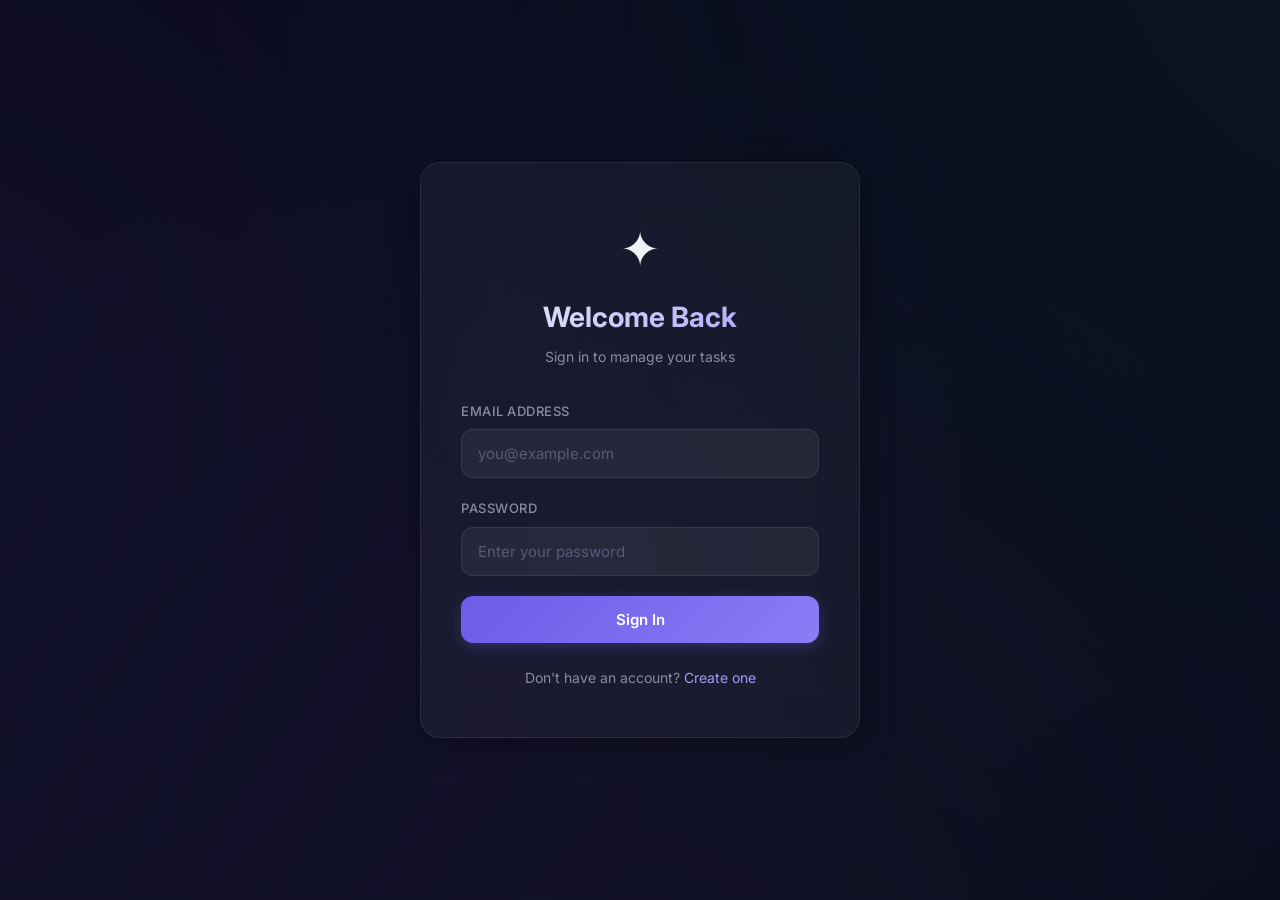
<file: task managemnt/frontend/index.html>
<!DOCTYPE html>
<html lang="en">
<head>
    <meta charset="UTF-8">
    <meta name="viewport" content="width=device-width, initial-scale=1.0">
    <meta name="description" content="Task Manager - Log in to manage your tasks efficiently">
    <title>Task Manager — Login</title>
    <link rel="stylesheet" href="css/style.css">
</head>
<body>
    <div class="auth-container">
        <div class="auth-card">
            <div class="logo">
                <span class="logo-icon">✦</span>
            </div>
            <h1>Welcome Back</h1>
            <p class="subtitle">Sign in to manage your tasks</p>

            <!-- Alert for error/success messages -->
            <div id="alert" class="alert"></div>

            <form id="loginForm">
                <div class="form-group">
                    <label for="email">Email Address</label>
                    <input type="email" id="email" placeholder="you@example.com" required autocomplete="email">
                </div>
                <div class="form-group">
                    <label for="password">Password</label>
                    <input type="password" id="password" placeholder="Enter your password" required autocomplete="current-password">
                </div>
                <button type="submit" class="btn btn-primary" id="loginBtn">
                    Sign In
                </button>
            </form>

            <div class="auth-footer">
                Don't have an account? <a href="register.html">Create one</a>
            </div>
        </div>
    </div>
    <script src="js/auth.js"></script>
</body>
</html>
</file>
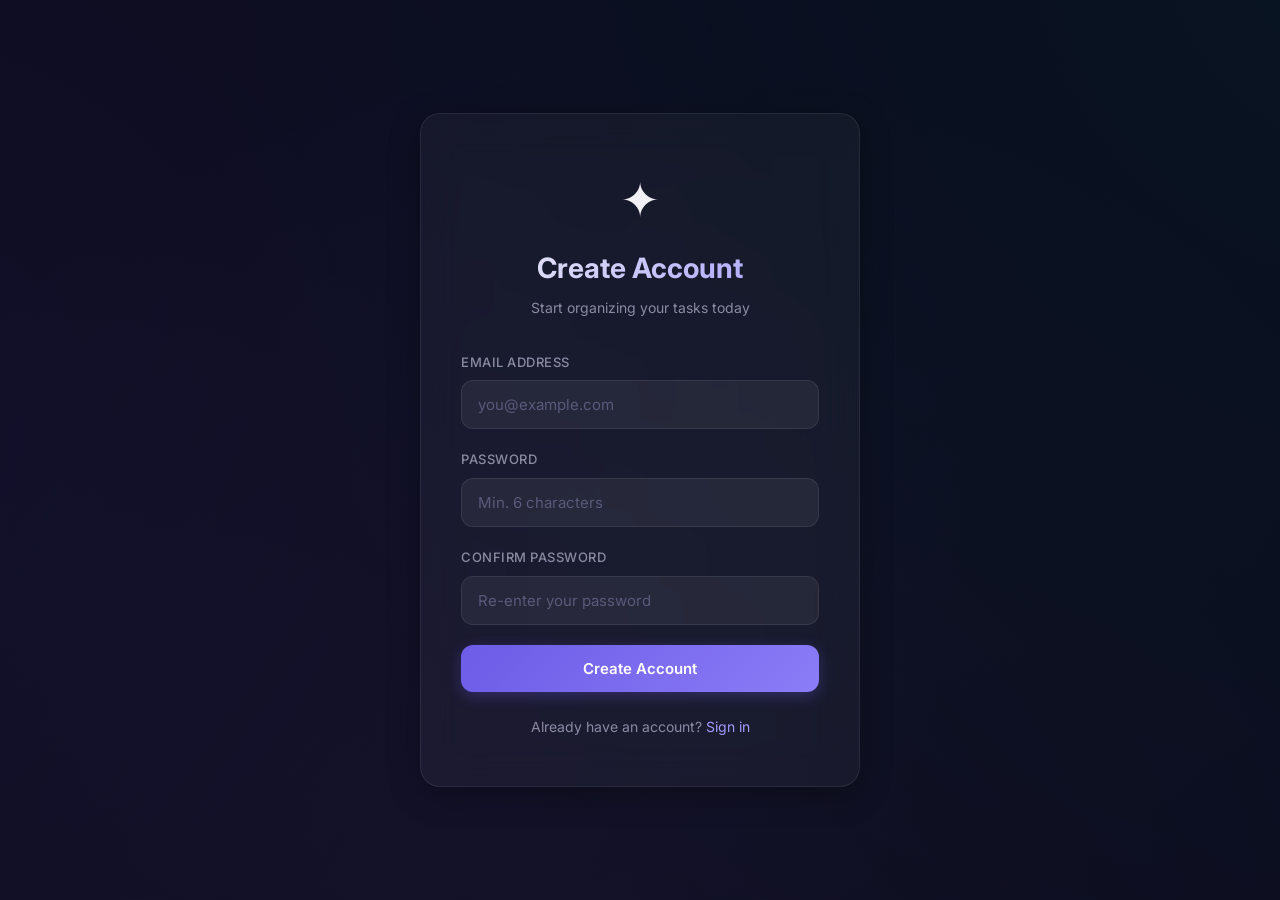
<file: task managemnt/frontend/register.html>
<!DOCTYPE html>
<html lang="en">
<head>
    <meta charset="UTF-8">
    <meta name="viewport" content="width=device-width, initial-scale=1.0">
    <meta name="description" content="Task Manager - Create your account to start managing tasks">
    <title>Task Manager — Register</title>
    <link rel="stylesheet" href="css/style.css">
</head>
<body>
    <div class="auth-container">
        <div class="auth-card">
            <div class="logo">
                <span class="logo-icon">✦</span>
            </div>
            <h1>Create Account</h1>
            <p class="subtitle">Start organizing your tasks today</p>

            <div id="alert" class="alert"></div>

            <form id="registerForm">
                <div class="form-group">
                    <label for="email">Email Address</label>
                    <input type="email" id="email" placeholder="you@example.com" required autocomplete="email">
                </div>
                <div class="form-group">
                    <label for="password">Password</label>
                    <input type="password" id="password" placeholder="Min. 6 characters" required minlength="6" autocomplete="new-password">
                </div>
                <div class="form-group">
                    <label for="confirmPassword">Confirm Password</label>
                    <input type="password" id="confirmPassword" placeholder="Re-enter your password" required autocomplete="new-password">
                </div>
                <button type="submit" class="btn btn-primary" id="registerBtn">
                    Create Account
                </button>
            </form>

            <div class="auth-footer">
                Already have an account? <a href="index.html">Sign in</a>
            </div>
        </div>
    </div>
    <script src="js/auth.js"></script>
</body>
</html>
</file>
<file: task managemnt/frontend/css/style.css>
/* ═══════════════════════════════════════════════════════
   Task Manager - Premium Dark Theme with Glassmorphism
   ═══════════════════════════════════════════════════════ */

@import url('https://fonts.googleapis.com/css2?family=Inter:wght@300;400;500;600;700;800&display=swap');

/* ── CSS Variables ─────────────────────────────────── */
:root {
    --bg-primary: #0a0a1a;
    --bg-secondary: #12122a;
    --bg-card: rgba(255, 255, 255, 0.04);
    --bg-card-hover: rgba(255, 255, 255, 0.07);
    --bg-input: rgba(255, 255, 255, 0.06);
    --border-color: rgba(255, 255, 255, 0.08);
    --border-focus: rgba(108, 92, 231, 0.5);
    --text-primary: #f0f0f5;
    --text-secondary: #8b8ba3;
    --text-muted: #5a5a7a;
    --accent: #6c5ce7;
    --accent-light: #a29bfe;
    --accent-glow: rgba(108, 92, 231, 0.3);
    --success: #00cec9;
    --success-bg: rgba(0, 206, 201, 0.1);
    --danger: #ff6b6b;
    --danger-bg: rgba(255, 107, 107, 0.1);
    --warning: #feca57;
    --warning-bg: rgba(254, 202, 87, 0.1);
    --radius: 12px;
    --radius-lg: 20px;
    --shadow: 0 8px 32px rgba(0, 0, 0, 0.3);
    --transition: all 0.3s cubic-bezier(0.4, 0, 0.2, 1);
}

/* ── Reset & Base ──────────────────────────────────── */
*, *::before, *::after { box-sizing: border-box; margin: 0; padding: 0; }

html { scroll-behavior: smooth; }

body {
    font-family: 'Inter', -apple-system, BlinkMacSystemFont, sans-serif;
    background: var(--bg-primary);
    color: var(--text-primary);
    min-height: 100vh;
    line-height: 1.6;
    overflow-x: hidden;
}

/* Animated background gradient */
body::before {
    content: '';
    position: fixed;
    top: -50%;
    left: -50%;
    width: 200%;
    height: 200%;
    background: radial-gradient(circle at 20% 50%, rgba(108, 92, 231, 0.08) 0%, transparent 50%),
                radial-gradient(circle at 80% 20%, rgba(0, 206, 201, 0.06) 0%, transparent 50%),
                radial-gradient(circle at 50% 80%, rgba(162, 155, 254, 0.05) 0%, transparent 50%);
    animation: bgShift 20s ease-in-out infinite;
    z-index: -1;
}

@keyframes bgShift {
    0%, 100% { transform: translate(0, 0) rotate(0deg); }
    33% { transform: translate(2%, -2%) rotate(1deg); }
    66% { transform: translate(-1%, 1%) rotate(-1deg); }
}

a { color: var(--accent-light); text-decoration: none; transition: var(--transition); }
a:hover { color: var(--accent); }

/* ── Auth Pages (Login/Register) ───────────────────── */
.auth-container {
    display: flex;
    align-items: center;
    justify-content: center;
    min-height: 100vh;
    padding: 20px;
}

.auth-card {
    background: var(--bg-card);
    backdrop-filter: blur(20px);
    -webkit-backdrop-filter: blur(20px);
    border: 1px solid var(--border-color);
    border-radius: var(--radius-lg);
    padding: 48px 40px;
    width: 100%;
    max-width: 440px;
    box-shadow: var(--shadow);
    animation: fadeSlideUp 0.6s ease-out;
}

@keyframes fadeSlideUp {
    from { opacity: 0; transform: translateY(30px); }
    to { opacity: 1; transform: translateY(0); }
}

.auth-card .logo {
    text-align: center;
    margin-bottom: 8px;
}

.auth-card .logo-icon {
    font-size: 48px;
    display: block;
    margin-bottom: 8px;
}

.auth-card h1 {
    text-align: center;
    font-size: 28px;
    font-weight: 700;
    margin-bottom: 6px;
    background: linear-gradient(135deg, var(--text-primary), var(--accent-light));
    -webkit-background-clip: text;
    -webkit-text-fill-color: transparent;
    background-clip: text;
}

.auth-card .subtitle {
    text-align: center;
    color: var(--text-secondary);
    font-size: 14px;
    margin-bottom: 32px;
}

/* ── Form Elements ─────────────────────────────────── */
.form-group {
    margin-bottom: 20px;
    position: relative;
}

.form-group label {
    display: block;
    font-size: 13px;
    font-weight: 500;
    color: var(--text-secondary);
    margin-bottom: 8px;
    text-transform: uppercase;
    letter-spacing: 0.5px;
}

.form-group input {
    width: 100%;
    padding: 14px 16px;
    background: var(--bg-input);
    border: 1px solid var(--border-color);
    border-radius: var(--radius);
    color: var(--text-primary);
    font-family: 'Inter', sans-serif;
    font-size: 15px;
    transition: var(--transition);
    outline: none;
}

.form-group input:focus {
    border-color: var(--border-focus);
    background: rgba(108, 92, 231, 0.06);
    box-shadow: 0 0 0 3px var(--accent-glow);
}

.form-group input::placeholder {
    color: var(--text-muted);
}

/* ── Buttons ───────────────────────────────────────── */
.btn {
    display: inline-flex;
    align-items: center;
    justify-content: center;
    gap: 8px;
    padding: 14px 28px;
    border: none;
    border-radius: var(--radius);
    font-family: 'Inter', sans-serif;
    font-size: 15px;
    font-weight: 600;
    cursor: pointer;
    transition: var(--transition);
    outline: none;
    text-decoration: none;
    position: relative;
    overflow: hidden;
}

.btn-primary {
    background: linear-gradient(135deg, var(--accent), #8b7cf7);
    color: white;
    width: 100%;
    box-shadow: 0 4px 15px var(--accent-glow);
}

.btn-primary:hover {
    transform: translateY(-2px);
    box-shadow: 0 6px 25px rgba(108, 92, 231, 0.45);
}

.btn-primary:active {
    transform: translateY(0);
}

.btn-primary:disabled {
    opacity: 0.6;
    cursor: not-allowed;
    transform: none;
}

.btn-sm {
    padding: 8px 16px;
    font-size: 13px;
    border-radius: 8px;
}

.btn-success {
    background: var(--success-bg);
    color: var(--success);
    border: 1px solid rgba(0, 206, 201, 0.2);
}
.btn-success:hover { background: rgba(0, 206, 201, 0.2); }

.btn-danger {
    background: var(--danger-bg);
    color: var(--danger);
    border: 1px solid rgba(255, 107, 107, 0.2);
}
.btn-danger:hover { background: rgba(255, 107, 107, 0.2); }

.btn-ghost {
    background: transparent;
    color: var(--text-secondary);
    border: 1px solid var(--border-color);
}
.btn-ghost:hover { background: var(--bg-card-hover); color: var(--text-primary); }

/* ── Alert Messages ────────────────────────────────── */
.alert {
    padding: 12px 16px;
    border-radius: var(--radius);
    font-size: 14px;
    margin-bottom: 20px;
    display: none;
    animation: fadeIn 0.3s ease-out;
}

.alert.show { display: block; }

.alert-error {
    background: var(--danger-bg);
    color: var(--danger);
    border: 1px solid rgba(255, 107, 107, 0.2);
}

.alert-success {
    background: var(--success-bg);
    color: var(--success);
    border: 1px solid rgba(0, 206, 201, 0.2);
}

@keyframes fadeIn {
    from { opacity: 0; transform: translateY(-8px); }
    to { opacity: 1; transform: translateY(0); }
}

/* ── Auth Footer Link ──────────────────────────────── */
.auth-footer {
    text-align: center;
    margin-top: 24px;
    font-size: 14px;
    color: var(--text-secondary);
}

/* ── Dashboard Layout ──────────────────────────────── */
.dashboard-container {
    max-width: 900px;
    margin: 0 auto;
    padding: 20px;
    min-height: 100vh;
}

/* ── Navbar ────────────────────────────────────────── */
.navbar {
    display: flex;
    align-items: center;
    justify-content: space-between;
    padding: 16px 24px;
    background: var(--bg-card);
    backdrop-filter: blur(20px);
    border: 1px solid var(--border-color);
    border-radius: var(--radius-lg);
    margin-bottom: 28px;
    animation: fadeSlideUp 0.4s ease-out;
}

.navbar-brand {
    display: flex;
    align-items: center;
    gap: 10px;
    font-size: 20px;
    font-weight: 700;
    color: var(--text-primary);
}

.navbar-brand span { font-size: 24px; }

.navbar-user {
    display: flex;
    align-items: center;
    gap: 16px;
}

.user-email {
    font-size: 14px;
    color: var(--text-secondary);
    display: flex;
    align-items: center;
    gap: 6px;
}

.btn-logout {
    padding: 8px 20px;
    background: var(--danger-bg);
    color: var(--danger);
    border: 1px solid rgba(255, 107, 107, 0.2);
    border-radius: 8px;
    font-family: 'Inter', sans-serif;
    font-size: 13px;
    font-weight: 500;
    cursor: pointer;
    transition: var(--transition);
}

.btn-logout:hover {
    background: rgba(255, 107, 107, 0.2);
    transform: translateY(-1px);
}

/* ── Stats Cards ───────────────────────────────────── */
.stats-row {
    display: grid;
    grid-template-columns: repeat(3, 1fr);
    gap: 16px;
    margin-bottom: 28px;
    animation: fadeSlideUp 0.5s ease-out;
}

.stat-card {
    background: var(--bg-card);
    backdrop-filter: blur(20px);
    border: 1px solid var(--border-color);
    border-radius: var(--radius);
    padding: 20px 24px;
    text-align: center;
    transition: var(--transition);
}

.stat-card:hover {
    background: var(--bg-card-hover);
    transform: translateY(-2px);
}

.stat-number {
    font-size: 32px;
    font-weight: 800;
    line-height: 1;
    margin-bottom: 6px;
}

.stat-card:nth-child(1) .stat-number { color: var(--accent-light); }
.stat-card:nth-child(2) .stat-number { color: var(--success); }
.stat-card:nth-child(3) .stat-number { color: var(--warning); }

.stat-label {
    font-size: 12px;
    text-transform: uppercase;
    letter-spacing: 1px;
    color: var(--text-secondary);
    font-weight: 500;
}

/* ── Add Task Section ──────────────────────────────── */
.add-task-card {
    background: var(--bg-card);
    backdrop-filter: blur(20px);
    border: 1px solid var(--border-color);
    border-radius: var(--radius-lg);
    padding: 24px;
    margin-bottom: 28px;
    animation: fadeSlideUp 0.6s ease-out;
}

.add-task-card h2 {
    font-size: 18px;
    font-weight: 600;
    margin-bottom: 16px;
    display: flex;
    align-items: center;
    gap: 8px;
}

.add-task-form {
    display: flex;
    gap: 12px;
    align-items: flex-end;
}

.add-task-form .form-group {
    margin-bottom: 0;
    flex: 1;
}

.add-task-form .form-group label {
    font-size: 11px;
    margin-bottom: 6px;
}

.add-task-form input {
    width: 100%;
    padding: 12px 14px;
    background: var(--bg-input);
    border: 1px solid var(--border-color);
    border-radius: 10px;
    color: var(--text-primary);
    font-family: 'Inter', sans-serif;
    font-size: 14px;
    transition: var(--transition);
    outline: none;
}

.add-task-form input:focus {
    border-color: var(--border-focus);
    box-shadow: 0 0 0 3px var(--accent-glow);
}

.btn-add {
    padding: 12px 24px;
    background: linear-gradient(135deg, var(--accent), #8b7cf7);
    color: white;
    border: none;
    border-radius: 10px;
    font-family: 'Inter', sans-serif;
    font-size: 14px;
    font-weight: 600;
    cursor: pointer;
    transition: var(--transition);
    white-space: nowrap;
    display: flex;
    align-items: center;
    gap: 6px;
}

.btn-add:hover {
    transform: translateY(-2px);
    box-shadow: 0 4px 15px var(--accent-glow);
}

/* ── Filter Tabs ───────────────────────────────────── */
.filter-bar {
    display: flex;
    gap: 8px;
    margin-bottom: 20px;
    animation: fadeSlideUp 0.7s ease-out;
}

.filter-btn {
    padding: 10px 20px;
    background: var(--bg-card);
    border: 1px solid var(--border-color);
    border-radius: 10px;
    color: var(--text-secondary);
    font-family: 'Inter', sans-serif;
    font-size: 13px;
    font-weight: 500;
    cursor: pointer;
    transition: var(--transition);
}

.filter-btn:hover {
    background: var(--bg-card-hover);
    color: var(--text-primary);
}

.filter-btn.active {
    background: linear-gradient(135deg, var(--accent), #8b7cf7);
    color: white;
    border-color: transparent;
    box-shadow: 0 4px 15px var(--accent-glow);
}

/* ── Task List ─────────────────────────────────────── */
.task-list {
    display: flex;
    flex-direction: column;
    gap: 10px;
}

.task-item {
    display: flex;
    align-items: center;
    gap: 16px;
    padding: 18px 20px;
    background: var(--bg-card);
    backdrop-filter: blur(20px);
    border: 1px solid var(--border-color);
    border-radius: var(--radius);
    transition: var(--transition);
    animation: taskSlideIn 0.4s ease-out;
}

@keyframes taskSlideIn {
    from { opacity: 0; transform: translateX(-20px); }
    to { opacity: 1; transform: translateX(0); }
}

.task-item:hover {
    background: var(--bg-card-hover);
    border-color: rgba(255, 255, 255, 0.12);
}

.task-item.completed { opacity: 0.6; }
.task-item.completed .task-title { text-decoration: line-through; color: var(--text-muted); }

/* Custom Checkbox */
.task-checkbox {
    appearance: none;
    -webkit-appearance: none;
    width: 22px;
    height: 22px;
    min-width: 22px;
    border: 2px solid var(--border-color);
    border-radius: 6px;
    cursor: pointer;
    transition: var(--transition);
    position: relative;
    background: transparent;
}

.task-checkbox:checked {
    background: linear-gradient(135deg, var(--success), #00b5b0);
    border-color: var(--success);
}

.task-checkbox:checked::after {
    content: '✓';
    position: absolute;
    top: 50%;
    left: 50%;
    transform: translate(-50%, -50%);
    color: white;
    font-size: 13px;
    font-weight: 700;
}

.task-checkbox:hover { border-color: var(--accent-light); }

.task-content { flex: 1; min-width: 0; }

.task-title {
    font-size: 15px;
    font-weight: 500;
    color: var(--text-primary);
    margin-bottom: 4px;
    word-break: break-word;
}

.task-meta {
    display: flex;
    align-items: center;
    gap: 12px;
    font-size: 12px;
    color: var(--text-muted);
}

.task-due {
    display: flex;
    align-items: center;
    gap: 4px;
    color: var(--warning);
}

.task-due.overdue { color: var(--danger); }

.task-actions {
    display: flex;
    gap: 8px;
    opacity: 0;
    transition: var(--transition);
}

.task-item:hover .task-actions { opacity: 1; }

.btn-icon {
    width: 34px;
    height: 34px;
    display: flex;
    align-items: center;
    justify-content: center;
    border: 1px solid var(--border-color);
    border-radius: 8px;
    background: transparent;
    color: var(--text-secondary);
    cursor: pointer;
    transition: var(--transition);
    font-size: 14px;
}

.btn-icon.delete:hover {
    background: var(--danger-bg);
    color: var(--danger);
    border-color: rgba(255, 107, 107, 0.3);
}

.btn-icon.edit:hover {
    background: rgba(108, 92, 231, 0.1);
    color: var(--accent-light);
    border-color: rgba(108, 92, 231, 0.3);
}

/* ── Empty State ───────────────────────────────────── */
.empty-state {
    text-align: center;
    padding: 60px 20px;
    color: var(--text-muted);
}

.empty-state .empty-icon {
    font-size: 56px;
    margin-bottom: 16px;
    opacity: 0.5;
}

.empty-state h3 {
    font-size: 18px;
    font-weight: 600;
    margin-bottom: 8px;
    color: var(--text-secondary);
}

.empty-state p { font-size: 14px; }

/* ── Loading Spinner ───────────────────────────────── */
.spinner {
    width: 20px;
    height: 20px;
    border: 2px solid rgba(255, 255, 255, 0.2);
    border-top-color: white;
    border-radius: 50%;
    animation: spin 0.8s linear infinite;
    display: inline-block;
}

@keyframes spin { to { transform: rotate(360deg); } }

/* ── Responsive Design ─────────────────────────────── */
@media (max-width: 640px) {
    .auth-card { padding: 32px 24px; }
    .stats-row { grid-template-columns: 1fr; gap: 10px; }
    .add-task-form { flex-direction: column; }
    .navbar { flex-direction: column; gap: 12px; text-align: center; }
    .filter-bar { flex-wrap: wrap; }
    .task-actions { opacity: 1; }
    .task-item { padding: 14px 16px; }
    .chat-window { width: calc(100vw - 20px); right: 10px; bottom: 80px; height: 420px; }
}

/* ═══════════════════════════════════════════════════════
   Chatbot Floating Widget
   ═══════════════════════════════════════════════════════ */

/* Floating Action Button */
.chat-fab {
    position: fixed;
    bottom: 24px;
    right: 24px;
    width: 60px;
    height: 60px;
    border-radius: 50%;
    background: linear-gradient(135deg, var(--accent), #8b7cf7);
    display: flex;
    align-items: center;
    justify-content: center;
    cursor: pointer;
    box-shadow: 0 6px 25px var(--accent-glow);
    transition: var(--transition);
    z-index: 1000;
    border: none;
}

.chat-fab:hover {
    transform: scale(1.1);
    box-shadow: 0 8px 35px rgba(108, 92, 231, 0.5);
}

.chat-fab.active {
    background: linear-gradient(135deg, #ff6b6b, #ee5a24);
    box-shadow: 0 6px 25px rgba(255, 107, 107, 0.3);
}

.chat-fab-icon {
    font-size: 26px;
    transition: var(--transition);
    line-height: 1;
}

/* Chat Window */
.chat-window {
    position: fixed;
    bottom: 100px;
    right: 24px;
    width: 380px;
    height: 500px;
    background: var(--bg-secondary);
    border: 1px solid var(--border-color);
    border-radius: var(--radius-lg);
    display: flex;
    flex-direction: column;
    overflow: hidden;
    z-index: 999;
    box-shadow: 0 20px 60px rgba(0, 0, 0, 0.5);
    opacity: 0;
    transform: translateY(20px) scale(0.95);
    pointer-events: none;
    transition: all 0.35s cubic-bezier(0.4, 0, 0.2, 1);
}

.chat-window.open {
    opacity: 1;
    transform: translateY(0) scale(1);
    pointer-events: auto;
}

/* Chat Header */
.chat-header {
    display: flex;
    align-items: center;
    justify-content: space-between;
    padding: 16px 20px;
    background: linear-gradient(135deg, rgba(108, 92, 231, 0.15), rgba(139, 124, 247, 0.1));
    border-bottom: 1px solid var(--border-color);
}

.chat-header-info {
    display: flex;
    align-items: center;
    gap: 12px;
}

.chat-avatar {
    font-size: 28px;
    line-height: 1;
}

.chat-header-title {
    font-size: 15px;
    font-weight: 600;
    color: var(--text-primary);
}

.chat-header-status {
    font-size: 11px;
    color: var(--success);
    font-weight: 500;
}

.chat-close {
    background: none;
    border: none;
    color: var(--text-secondary);
    font-size: 24px;
    cursor: pointer;
    padding: 4px 8px;
    border-radius: 6px;
    transition: var(--transition);
    line-height: 1;
}

.chat-close:hover {
    background: rgba(255, 255, 255, 0.1);
    color: var(--text-primary);
}

/* Chat Body (Messages) */
.chat-body {
    flex: 1;
    overflow-y: auto;
    padding: 16px;
    display: flex;
    flex-direction: column;
    gap: 12px;
    scroll-behavior: smooth;
}

.chat-body::-webkit-scrollbar { width: 5px; }
.chat-body::-webkit-scrollbar-track { background: transparent; }
.chat-body::-webkit-scrollbar-thumb { background: rgba(255,255,255,0.1); border-radius: 10px; }

/* Messages */
.chat-msg {
    display: flex;
    max-width: 85%;
    animation: fadeIn 0.3s ease-out;
}

.chat-msg.user {
    align-self: flex-end;
}

.chat-msg.bot {
    align-self: flex-start;
}

.chat-bubble {
    padding: 12px 16px;
    border-radius: 16px;
    font-size: 13.5px;
    line-height: 1.5;
    word-break: break-word;
}

.chat-msg.user .chat-bubble {
    background: linear-gradient(135deg, var(--accent), #8b7cf7);
    color: white;
    border-bottom-right-radius: 4px;
}

.chat-msg.bot .chat-bubble {
    background: rgba(255, 255, 255, 0.06);
    border: 1px solid var(--border-color);
    color: var(--text-primary);
    border-bottom-left-radius: 4px;
}

/* Typing Indicator */
.typing-indicator .chat-bubble {
    display: flex;
    gap: 5px;
    padding: 14px 20px;
}

.typing-indicator .dot {
    width: 8px;
    height: 8px;
    border-radius: 50%;
    background: var(--text-muted);
    animation: typingBounce 1.4s infinite ease-in-out;
}

.typing-indicator .dot:nth-child(2) { animation-delay: 0.2s; }
.typing-indicator .dot:nth-child(3) { animation-delay: 0.4s; }

@keyframes typingBounce {
    0%, 60%, 100% { transform: translateY(0); opacity: 0.4; }
    30% { transform: translateY(-6px); opacity: 1; }
}

/* Chat Input Area */
.chat-input-area {
    display: flex;
    align-items: center;
    gap: 8px;
    padding: 12px 16px;
    border-top: 1px solid var(--border-color);
    background: rgba(0, 0, 0, 0.2);
}

.chat-input-area input {
    flex: 1;
    padding: 10px 14px;
    background: var(--bg-input);
    border: 1px solid var(--border-color);
    border-radius: 10px;
    color: var(--text-primary);
    font-family: 'Inter', sans-serif;
    font-size: 13.5px;
    outline: none;
    transition: var(--transition);
}

.chat-input-area input:focus {
    border-color: var(--border-focus);
    box-shadow: 0 0 0 2px var(--accent-glow);
}

.chat-input-area input::placeholder {
    color: var(--text-muted);
}

.chat-send-btn {
    width: 40px;
    height: 40px;
    border: none;
    border-radius: 10px;
    background: linear-gradient(135deg, var(--accent), #8b7cf7);
    color: white;
    font-size: 18px;
    cursor: pointer;
    transition: var(--transition);
    display: flex;
    align-items: center;
    justify-content: center;
}

.chat-send-btn:hover {
    transform: scale(1.05);
    box-shadow: 0 4px 15px var(--accent-glow);
}
</file>
